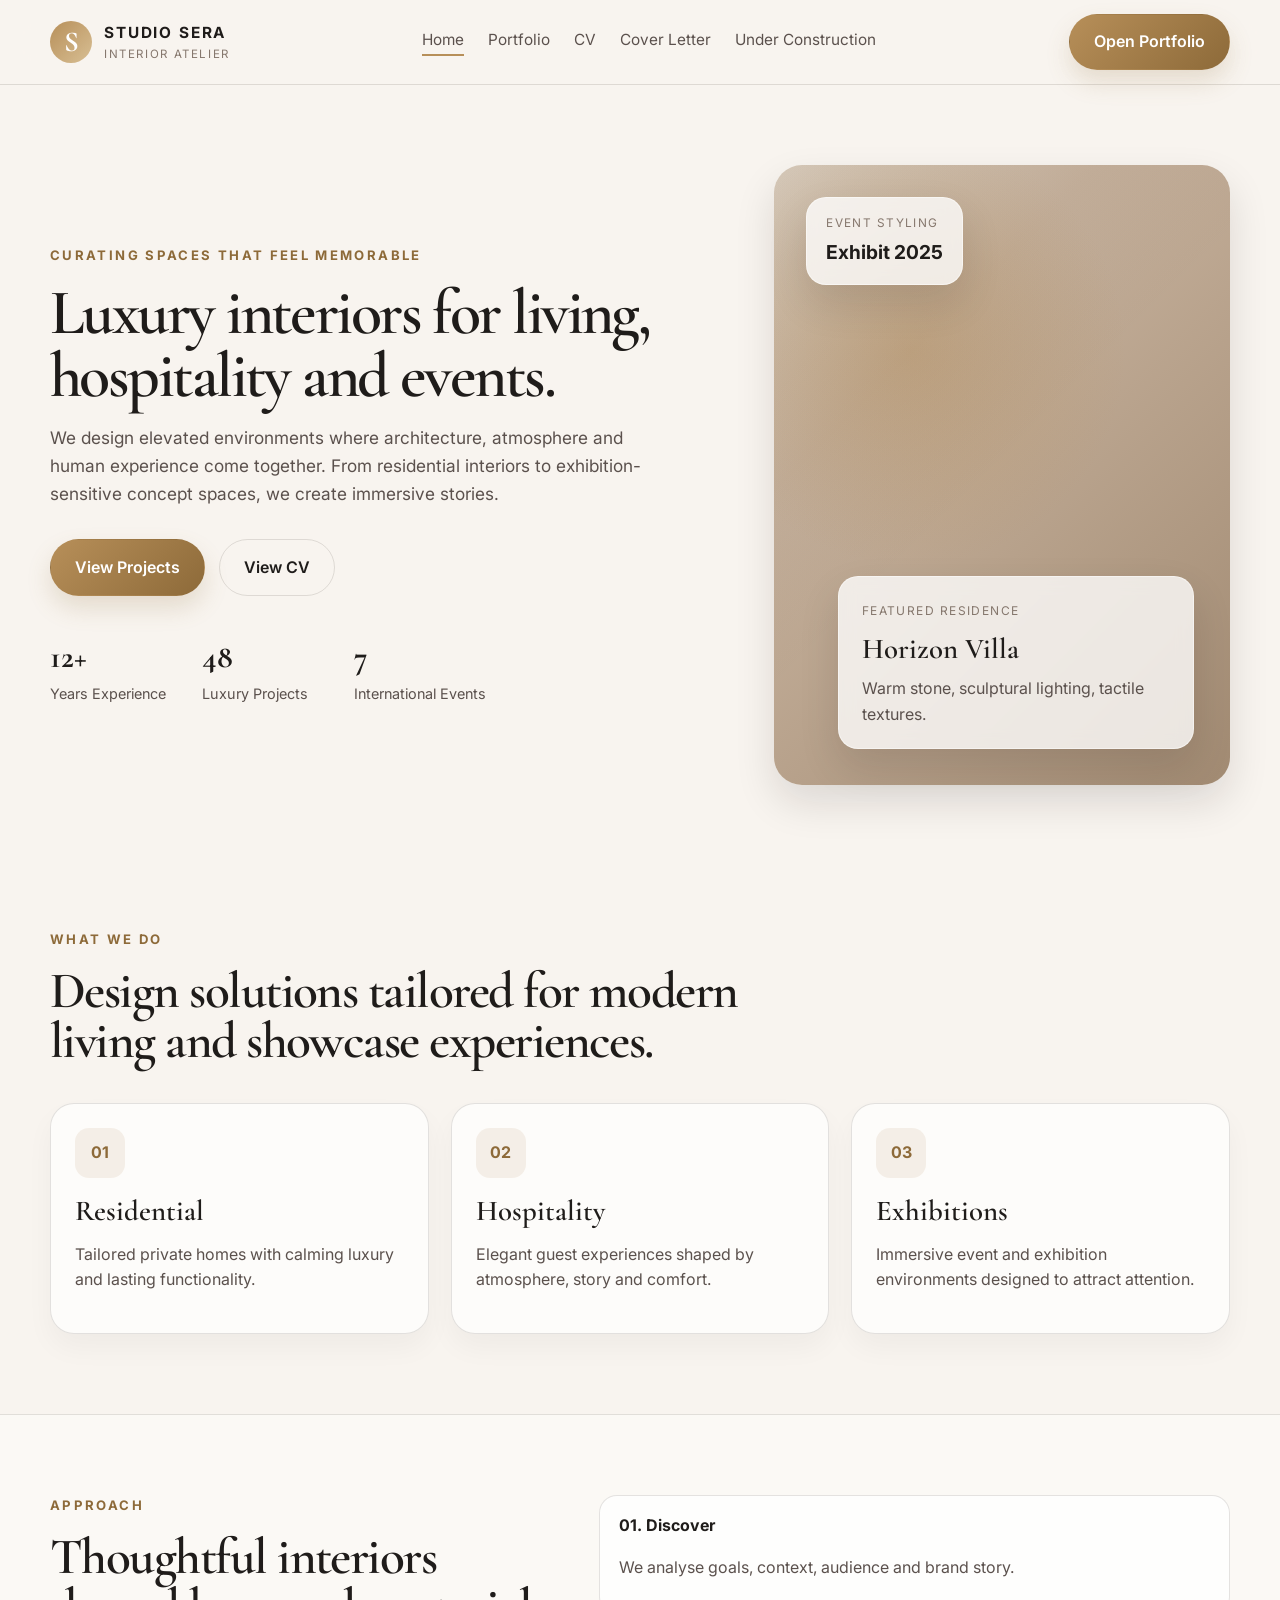
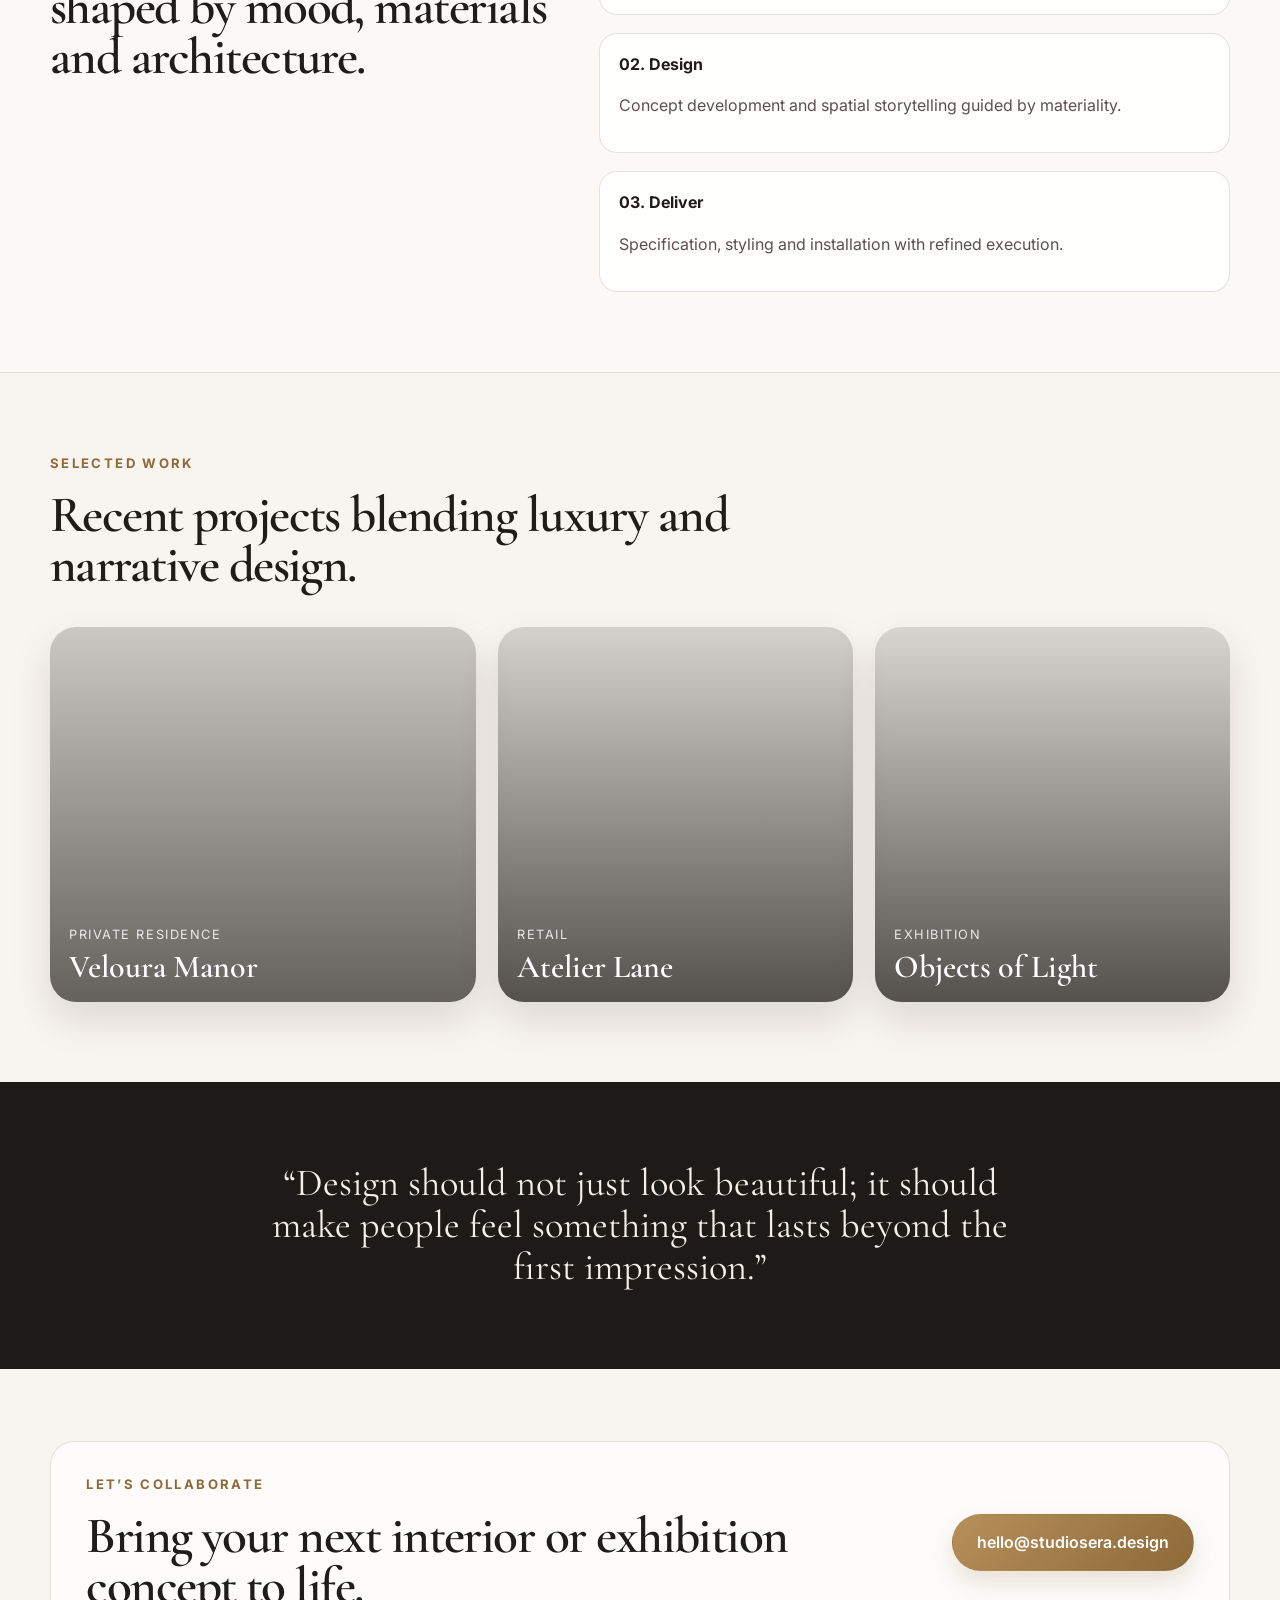
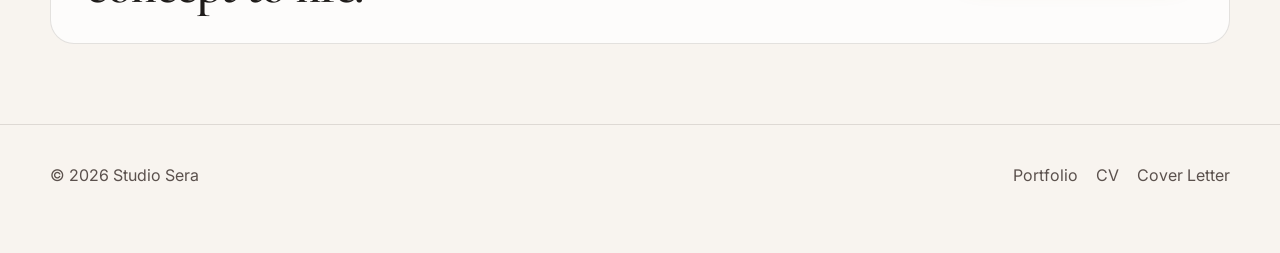
<file: index.html>
<!DOCTYPE html>
<html lang="en">
  <head>
    <meta charset="UTF-8" />
    <meta name="viewport" content="width=device-width, initial-scale=1.0" />
    <title>Studio Sera | Luxury Interior Design</title>
    <meta
      name="description"
      content="Luxury interior design studio specialising in residential, hospitality, retail, and exhibition spaces."
    />
    <link rel="preconnect" href="https://fonts.googleapis.com" />
    <link rel="preconnect" href="https://fonts.gstatic.com" crossorigin />
    <link
      href="https://fonts.googleapis.com/css2?family=Cormorant+Garamond:wght@500;600;700&family=Inter:wght@400;500;600;700&display=swap"
      rel="stylesheet"
    />
    <link rel="stylesheet" href="styles.css" />
  </head>
  <body>
    <header class="topbar">
      <div class="container nav-wrap">
        <a class="brand" href="index.html">
          <span class="brand-mark">S</span>
          <span>
            <strong>Studio Sera</strong>
            <small>Interior Atelier</small>
          </span>
        </a>
        <nav class="nav">
          <a href="index.html" class="active">Home</a>
          <a href="portfolio.html">Portfolio</a>
          <a href="cv.html">CV</a>
          <a href="cover-letter.html">Cover Letter</a>
          <a href="underconstruction.html">Under Construction</a>
        </nav>
        <a class="button button-primary" href="https://sarath-curated-spaces.lovable.app/" target="_blank" rel="noreferrer">Open Portfolio</a>
      </div>
    </header>

    <main>
      <section class="hero">
        <div class="container hero-grid">
          <div class="hero-copy">
            <p class="eyebrow">Curating spaces that feel memorable</p>
            <h1>Luxury interiors for living, hospitality and events.</h1>
            <p class="lead">
              We design elevated environments where architecture, atmosphere and human experience come together.
              From residential interiors to exhibition-sensitive concept spaces, we create immersive stories.
            </p>
            <div class="cta-row">
              <a class="button button-primary" href="portfolio.html">View Projects</a>
              <a class="button button-secondary" href="cv.html">View CV</a>
            </div>
            <ul class="stats">
              <li><strong>12+</strong><span>Years Experience</span></li>
              <li><strong>48</strong><span>Luxury Projects</span></li>
              <li><strong>7</strong><span>International Events</span></li>
            </ul>
          </div>

          <div class="hero-visual" aria-label="Interior design project preview">
            <div class="visual-card card-main">
              <span class="label">Featured Residence</span>
              <h3>Horizon Villa</h3>
              <p>Warm stone, sculptural lighting, tactile textures.</p>
            </div>
            <div class="visual-card card-floating">
              <span>Event Styling</span>
              <strong>Exhibit 2025</strong>
            </div>
          </div>
        </div>
      </section>

      <section class="section">
        <div class="container">
          <div class="section-heading">
            <p class="eyebrow">What we do</p>
            <h2>Design solutions tailored for modern living and showcase experiences.</h2>
          </div>
          <div class="services-grid three-col">
            <article class="card service-card">
              <span class="icon">01</span>
              <h3>Residential</h3>
              <p>Tailored private homes with calming luxury and lasting functionality.</p>
            </article>
            <article class="card service-card">
              <span class="icon">02</span>
              <h3>Hospitality</h3>
              <p>Elegant guest experiences shaped by atmosphere, story and comfort.</p>
            </article>
            <article class="card service-card">
              <span class="icon">03</span>
              <h3>Exhibitions</h3>
              <p>Immersive event and exhibition environments designed to attract attention.</p>
            </article>
          </div>
        </div>
      </section>

      <section class="section alt-section">
        <div class="container split-layout">
          <div>
            <p class="eyebrow">Approach</p>
            <h2>Thoughtful interiors shaped by mood, materials and architecture.</h2>
          </div>
          <div class="process-list">
            <div class="process-item">
              <strong>01. Discover</strong>
              <p>We analyse goals, context, audience and brand story.</p>
            </div>
            <div class="process-item">
              <strong>02. Design</strong>
              <p>Concept development and spatial storytelling guided by materiality.</p>
            </div>
            <div class="process-item">
              <strong>03. Deliver</strong>
              <p>Specification, styling and installation with refined execution.</p>
            </div>
          </div>
        </div>
      </section>

      <section class="section">
        <div class="container">
          <div class="section-heading">
            <p class="eyebrow">Selected work</p>
            <h2>Recent projects blending luxury and narrative design.</h2>
          </div>
          <div class="portfolio-preview-grid">
            <div class="portfolio-preview large">
              <div class="preview-copy">
                <span>Private Residence</span>
                <h3>Veloura Manor</h3>
              </div>
            </div>
            <div class="portfolio-preview medium one">
              <div class="preview-copy">
                <span>Retail</span>
                <h3>Atelier Lane</h3>
              </div>
            </div>
            <div class="portfolio-preview medium two">
              <div class="preview-copy">
                <span>Exhibition</span>
                <h3>Objects of Light</h3>
              </div>
            </div>
          </div>
        </div>
      </section>

      <section class="section dark-quote">
        <div class="container quote-box">
          <p>
            “Design should not just look beautiful; it should make people feel something that lasts beyond the first impression.”
          </p>
        </div>
      </section>

      <section class="section contact-section">
        <div class="container contact-box">
          <div>
            <p class="eyebrow">Let’s collaborate</p>
            <h2>Bring your next interior or exhibition concept to life.</h2>
          </div>
          <a class="button button-primary" href="mailto:hello@studiosera.design">hello@studiosera.design</a>
        </div>
      </section>
    </main>

    <footer class="site-footer">
      <div class="container footer-wrap">
        <p>© <span id="year"></span> Studio Sera</p>
        <div class="footer-links">
          <a href="portfolio.html">Portfolio</a>
          <a href="cv.html">CV</a>
          <a href="cover-letter.html">Cover Letter</a>
        </div>
      </div>
    </footer>

    <script src="script.js"></script>
  </body>
</html>
</file>
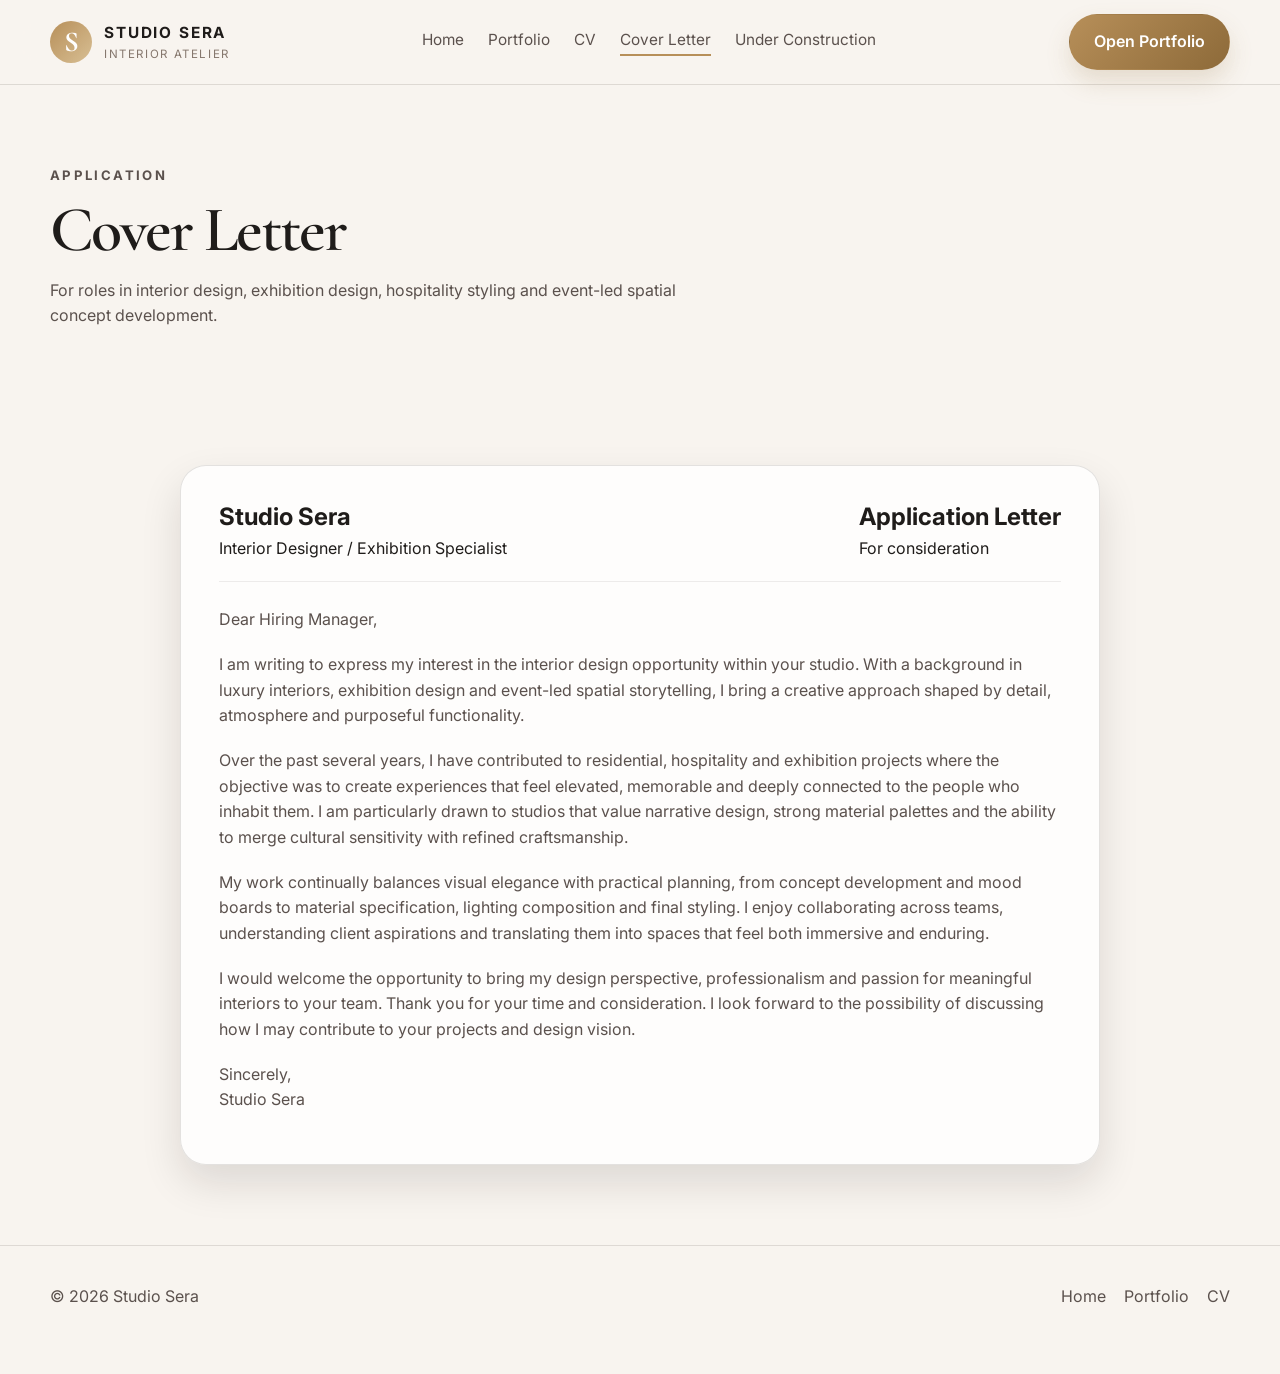
<file: cover-letter.html>
<!DOCTYPE html>
<html lang="en">
  <head>
    <meta charset="UTF-8" />
    <meta name="viewport" content="width=device-width, initial-scale=1.0" />
    <title>Cover Letter | Studio Sera</title>
    <meta name="description" content="Cover letter for interior design and exhibition job applications." />
    <link rel="preconnect" href="https://fonts.googleapis.com" />
    <link rel="preconnect" href="https://fonts.gstatic.com" crossorigin />
    <link href="https://fonts.googleapis.com/css2?family=Cormorant+Garamond:wght@500;600;700&family=Inter:wght@400;500;600;700&display=swap" rel="stylesheet" />
    <link rel="stylesheet" href="styles.css" />
  </head>
  <body>
    <header class="topbar">
      <div class="container nav-wrap">
        <a class="brand" href="index.html">
          <span class="brand-mark">S</span>
          <span>
            <strong>Studio Sera</strong>
            <small>Interior Atelier</small>
          </span>
        </a>
        <nav class="nav">
          <a href="index.html">Home</a>
          <a href="portfolio.html">Portfolio</a>
          <a href="cv.html">CV</a>
          <a href="cover-letter.html" class="active">Cover Letter</a>
          <a href="underconstruction.html">Under Construction</a>
        </nav>
        <a class="button button-primary" href="https://sarath-curated-spaces.lovable.app/" target="_blank" rel="noreferrer">Open Portfolio</a>
      </div>
    </header>

    <main>
      <section class="page-header">
        <div class="container">
          <p class="eyebrow">Application</p>
          <h1>Cover Letter</h1>
          <p>For roles in interior design, exhibition design, hospitality styling and event-led spatial concept development.</p>
        </div>
      </section>

      <section class="section">
        <div class="container cover-letter-shell">
          <div class="cover-header">
            <div>
              <strong>Studio Sera</strong>
              <span>Interior Designer / Exhibition Specialist</span>
            </div>
            <div>
              <strong>Application Letter</strong>
              <span>For consideration</span>
            </div>
          </div>

          <div class="cover-body">
            <p>Dear Hiring Manager,</p>

            <p>
              I am writing to express my interest in the interior design opportunity within your studio. With a background in luxury interiors,
              exhibition design and event-led spatial storytelling, I bring a creative approach shaped by detail, atmosphere and purposeful functionality.
            </p>

            <p>
              Over the past several years, I have contributed to residential, hospitality and exhibition projects where the objective was to create experiences
              that feel elevated, memorable and deeply connected to the people who inhabit them. I am particularly drawn to studios that value narrative design,
              strong material palettes and the ability to merge cultural sensitivity with refined craftsmanship.
            </p>

            <p>
              My work continually balances visual elegance with practical planning, from concept development and mood boards to material specification,
              lighting composition and final styling. I enjoy collaborating across teams, understanding client aspirations and translating them into spaces that feel both immersive and enduring.
            </p>

            <p>
              I would welcome the opportunity to bring my design perspective, professionalism and passion for meaningful interiors to your team. Thank you for your time and consideration.
              I look forward to the possibility of discussing how I may contribute to your projects and design vision.
            </p>

            <p>Sincerely,<br />Studio Sera</p>
          </div>
        </div>
      </section>
    </main>

    <footer class="site-footer">
      <div class="container footer-wrap">
        <p>© <span id="year"></span> Studio Sera</p>
        <div class="footer-links">
          <a href="index.html">Home</a>
          <a href="portfolio.html">Portfolio</a>
          <a href="cv.html">CV</a>
        </div>
      </div>
    </footer>

    <script src="script.js"></script>
  </body>
</html>
</file>
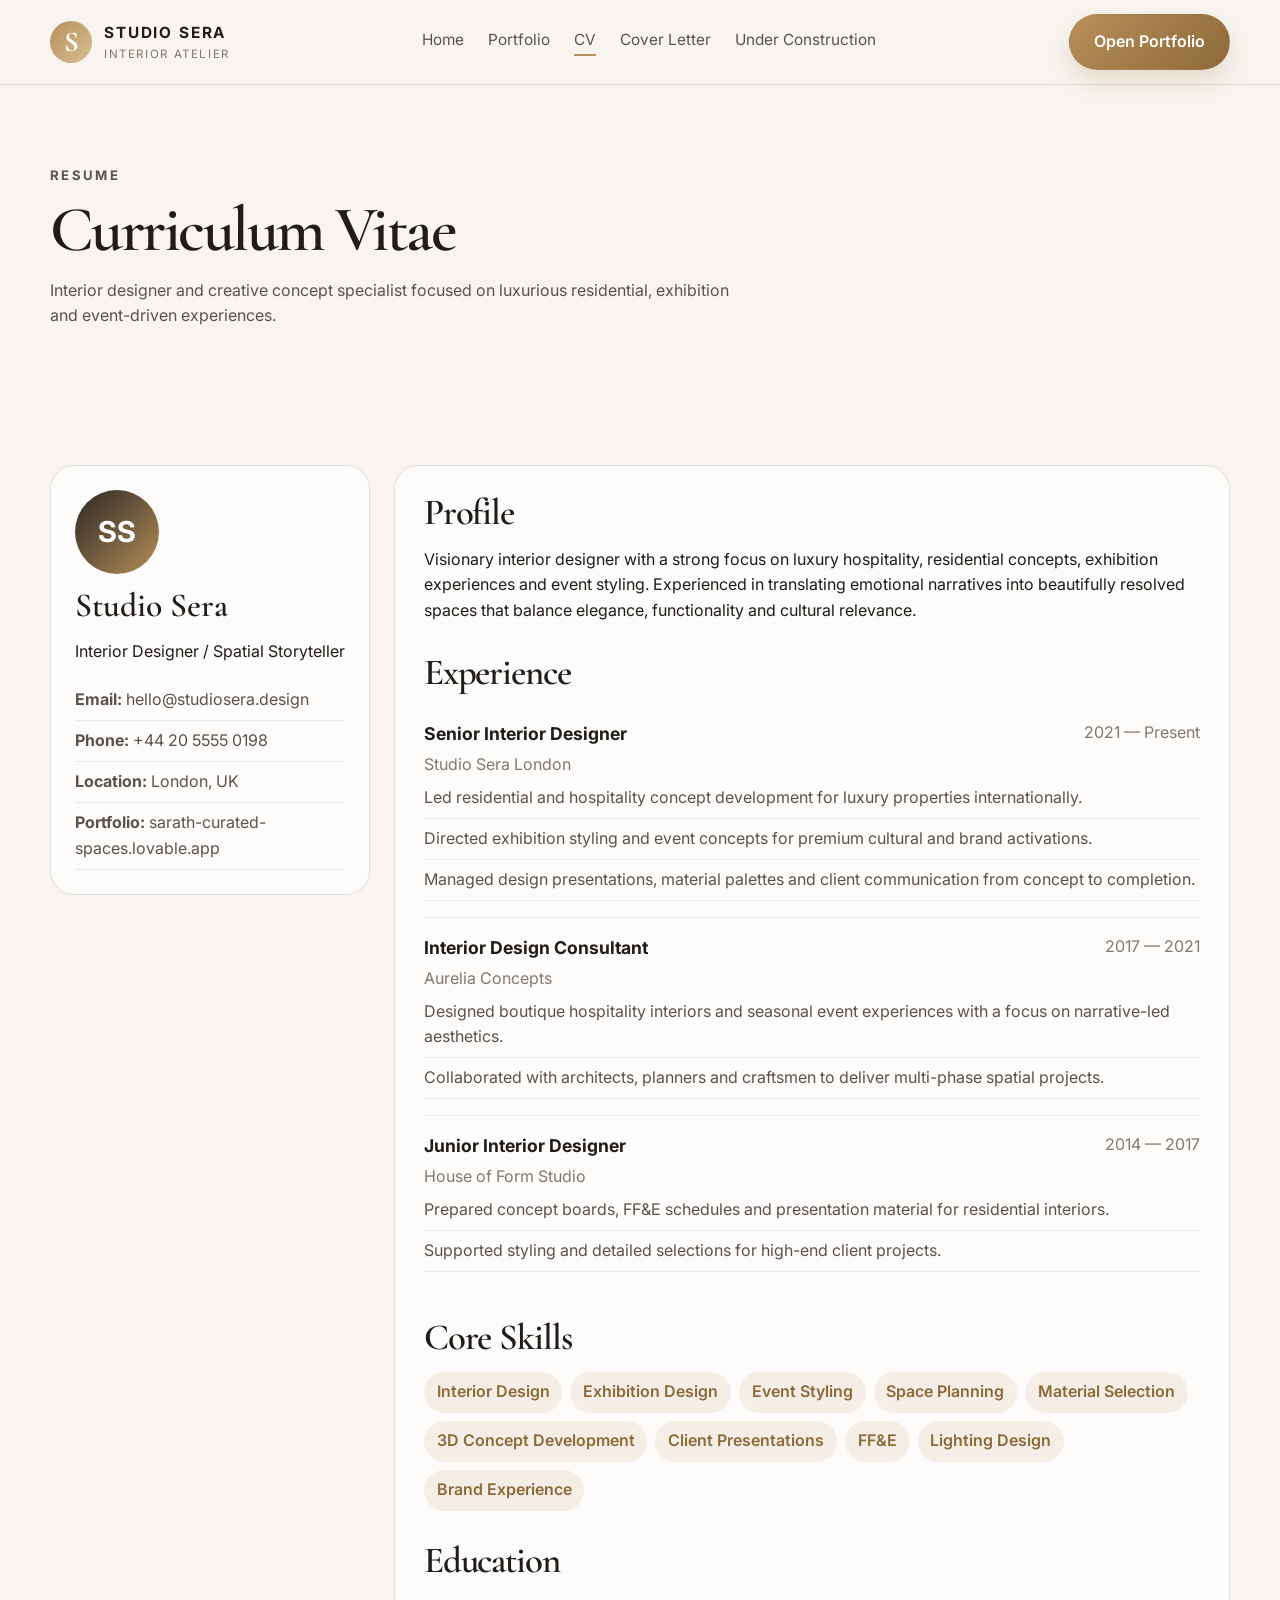
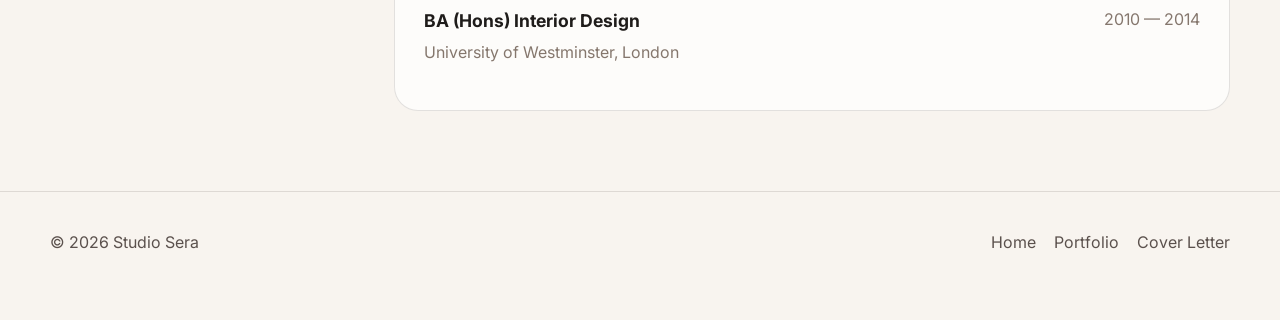
<file: cv.html>
<!DOCTYPE html>
<html lang="en">
  <head>
    <meta charset="UTF-8" />
    <meta name="viewport" content="width=device-width, initial-scale=1.0" />
    <title>CV | Studio Sera</title>
    <meta name="description" content="Curriculum vitae for Studio Sera interior designer and exhibition concept specialist." />
    <link rel="preconnect" href="https://fonts.googleapis.com" />
    <link rel="preconnect" href="https://fonts.gstatic.com" crossorigin />
    <link href="https://fonts.googleapis.com/css2?family=Cormorant+Garamond:wght@500;600;700&family=Inter:wght@400;500;600;700&display=swap" rel="stylesheet" />
    <link rel="stylesheet" href="styles.css" />
  </head>
  <body>
    <header class="topbar">
      <div class="container nav-wrap">
        <a class="brand" href="index.html">
          <span class="brand-mark">S</span>
          <span>
            <strong>Studio Sera</strong>
            <small>Interior Atelier</small>
          </span>
        </a>
        <nav class="nav">
          <a href="index.html">Home</a>
          <a href="portfolio.html">Portfolio</a>
          <a href="cv.html" class="active">CV</a>
          <a href="cover-letter.html">Cover Letter</a>
          <a href="underconstruction.html">Under Construction</a>
        </nav>
        <a class="button button-primary" href="https://sarath-curated-spaces.lovable.app/" target="_blank" rel="noreferrer">Open Portfolio</a>
      </div>
    </header>

    <main>
      <section class="page-header">
        <div class="container">
          <p class="eyebrow">Resume</p>
          <h1>Curriculum Vitae</h1>
          <p>Interior designer and creative concept specialist focused on luxurious residential, exhibition and event-driven experiences.</p>
        </div>
      </section>

      <section class="section">
        <div class="container cv-layout">
          <aside class="sidebar">
            <div class="profile-badge">SS</div>
            <h3>Studio Sera</h3>
            <p>Interior Designer / Spatial Storyteller</p>

            <ul class="meta-list">
              <li><strong>Email:</strong> hello@studiosera.design</li>
              <li><strong>Phone:</strong> +44 20 5555 0198</li>
              <li><strong>Location:</strong> London, UK</li>
              <li><strong>Portfolio:</strong> sarath-curated-spaces.lovable.app</li>
            </ul>
          </aside>

          <div class="content-panel">
            <section>
              <h2>Profile</h2>
              <p>
                Visionary interior designer with a strong focus on luxury hospitality, residential concepts, exhibition experiences and event styling.
                Experienced in translating emotional narratives into beautifully resolved spaces that balance elegance, functionality and cultural relevance.
              </p>
            </section>

            <section>
              <h2>Experience</h2>

              <div class="experience-item">
                <div class="role">
                  <strong>Senior Interior Designer</strong>
                  <span>2021 — Present</span>
                </div>
                <div class="company">Studio Sera London</div>
                <ul class="detail-list">
                  <li>Led residential and hospitality concept development for luxury properties internationally.</li>
                  <li>Directed exhibition styling and event concepts for premium cultural and brand activations.</li>
                  <li>Managed design presentations, material palettes and client communication from concept to completion.</li>
                </ul>
              </div>

              <div class="experience-item">
                <div class="role">
                  <strong>Interior Design Consultant</strong>
                  <span>2017 — 2021</span>
                </div>
                <div class="company">Aurelia Concepts</div>
                <ul class="detail-list">
                  <li>Designed boutique hospitality interiors and seasonal event experiences with a focus on narrative-led aesthetics.</li>
                  <li>Collaborated with architects, planners and craftsmen to deliver multi-phase spatial projects.</li>
                </ul>
              </div>

              <div class="experience-item">
                <div class="role">
                  <strong>Junior Interior Designer</strong>
                  <span>2014 — 2017</span>
                </div>
                <div class="company">House of Form Studio</div>
                <ul class="detail-list">
                  <li>Prepared concept boards, FF&E schedules and presentation material for residential interiors.</li>
                  <li>Supported styling and detailed selections for high-end client projects.</li>
                </ul>
              </div>
            </section>

            <section>
              <h2>Core Skills</h2>
              <div class="skills">
                <span>Interior Design</span>
                <span>Exhibition Design</span>
                <span>Event Styling</span>
                <span>Space Planning</span>
                <span>Material Selection</span>
                <span>3D Concept Development</span>
                <span>Client Presentations</span>
                <span>FF&E</span>
                <span>Lighting Design</span>
                <span>Brand Experience</span>
              </div>
            </section>

            <section>
              <h2>Education</h2>
              <div class="experience-item">
                <div class="role">
                  <strong>BA (Hons) Interior Design</strong>
                  <span>2010 — 2014</span>
                </div>
                <div class="company">University of Westminster, London</div>
              </div>
            </section>
          </div>
        </div>
      </section>
    </main>

    <footer class="site-footer">
      <div class="container footer-wrap">
        <p>© <span id="year"></span> Studio Sera</p>
        <div class="footer-links">
          <a href="index.html">Home</a>
          <a href="portfolio.html">Portfolio</a>
          <a href="cover-letter.html">Cover Letter</a>
        </div>
      </div>
    </footer>

    <script src="script.js"></script>
  </body>
</html>
</file>
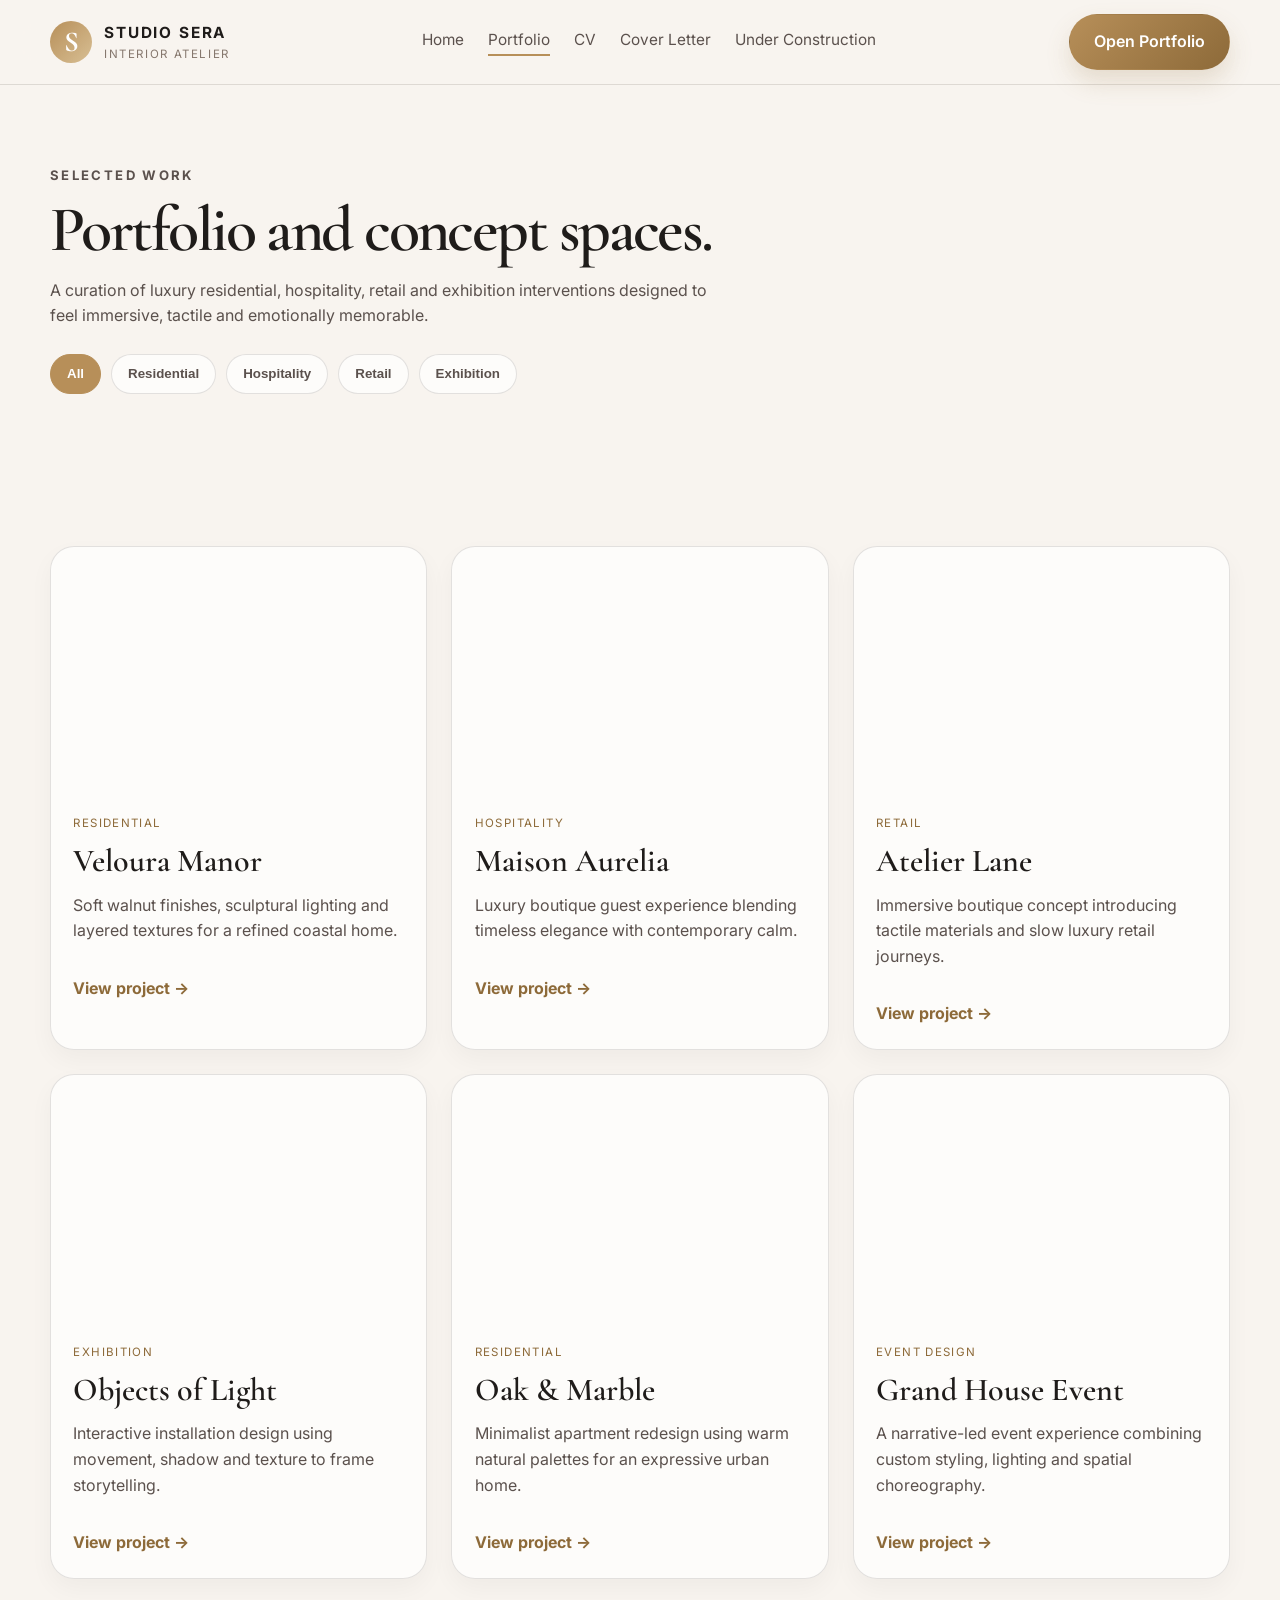
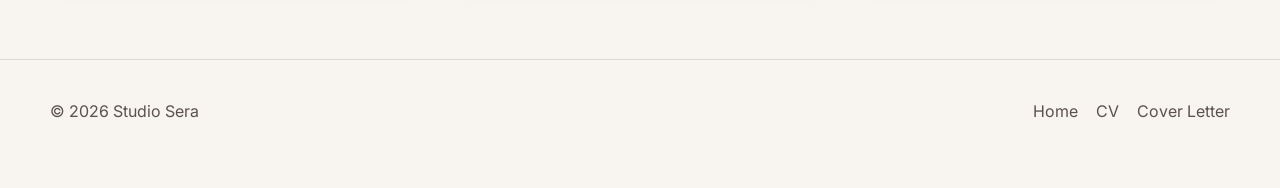
<file: portfolio.html>
<!DOCTYPE html>
<html lang="en">
  <head>
    <meta charset="UTF-8" />
    <meta name="viewport" content="width=device-width, initial-scale=1.0" />
    <title>Portfolio | Studio Sera</title>
    <meta name="description" content="Portfolio overview for Studio Sera interior design and exhibition projects." />
    <link rel="preconnect" href="https://fonts.googleapis.com" />
    <link rel="preconnect" href="https://fonts.gstatic.com" crossorigin />
    <link href="https://fonts.googleapis.com/css2?family=Cormorant+Garamond:wght@500;600;700&family=Inter:wght@400;500;600;700&display=swap" rel="stylesheet" />
    <link rel="stylesheet" href="styles.css" />
  </head>
  <body>
    <header class="topbar">
      <div class="container nav-wrap">
        <a class="brand" href="index.html">
          <span class="brand-mark">S</span>
          <span>
            <strong>Studio Sera</strong>
            <small>Interior Atelier</small>
          </span>
        </a>
        <nav class="nav">
          <a href="index.html">Home</a>
          <a href="portfolio.html" class="active">Portfolio</a>
          <a href="cv.html">CV</a>
          <a href="cover-letter.html">Cover Letter</a>
          <a href="underconstruction.html">Under Construction</a>
        </nav>
        <a class="button button-primary" href="https://sarath-curated-spaces.lovable.app/" target="_blank" rel="noreferrer">Open Portfolio</a>
      </div>
    </header>

    <main>
      <section class="page-header">
        <div class="container">
          <p class="eyebrow">Selected work</p>
          <h1>Portfolio and concept spaces.</h1>
          <p>
            A curation of luxury residential, hospitality, retail and exhibition interventions designed to feel immersive,
            tactile and emotionally memorable.
          </p>

          <div class="filter-bar" aria-label="Portfolio filters">
            <button class="active" data-filter="all">All</button>
            <button data-filter="residential">Residential</button>
            <button data-filter="hospitality">Hospitality</button>
            <button data-filter="retail">Retail</button>
            <button data-filter="exhibition">Exhibition</button>
          </div>
        </div>
      </section>

      <section class="section">
        <div class="container project-grid">
          <article class="project-card" data-category="residential">
            <div class="project-visual"></div>
            <div class="project-body">
              <span class="tag">Residential</span>
              <h3>Veloura Manor</h3>
              <p>Soft walnut finishes, sculptural lighting and layered textures for a refined coastal home.</p>
              <a class="button-link" href="https://sarath-curated-spaces.lovable.app/" target="_blank" rel="noreferrer">View project →</a>
            </div>
          </article>

          <article class="project-card" data-category="hospitality">
            <div class="project-visual"></div>
            <div class="project-body">
              <span class="tag">Hospitality</span>
              <h3>Maison Aurelia</h3>
              <p>Luxury boutique guest experience blending timeless elegance with contemporary calm.</p>
              <a class="button-link" href="https://sarath-curated-spaces.lovable.app/" target="_blank" rel="noreferrer">View project →</a>
            </div>
          </article>

          <article class="project-card" data-category="retail">
            <div class="project-visual"></div>
            <div class="project-body">
              <span class="tag">Retail</span>
              <h3>Atelier Lane</h3>
              <p>Immersive boutique concept introducing tactile materials and slow luxury retail journeys.</p>
              <a class="button-link" href="https://sarath-curated-spaces.lovable.app/" target="_blank" rel="noreferrer">View project →</a>
            </div>
          </article>

          <article class="project-card" data-category="exhibition">
            <div class="project-visual"></div>
            <div class="project-body">
              <span class="tag">Exhibition</span>
              <h3>Objects of Light</h3>
              <p>Interactive installation design using movement, shadow and texture to frame storytelling.</p>
              <a class="button-link" href="https://sarath-curated-spaces.lovable.app/" target="_blank" rel="noreferrer">View project →</a>
            </div>
          </article>

          <article class="project-card" data-category="residential">
            <div class="project-visual"></div>
            <div class="project-body">
              <span class="tag">Residential</span>
              <h3>Oak & Marble</h3>
              <p>Minimalist apartment redesign using warm natural palettes for an expressive urban home.</p>
              <a class="button-link" href="https://sarath-curated-spaces.lovable.app/" target="_blank" rel="noreferrer">View project →</a>
            </div>
          </article>

          <article class="project-card" data-category="exhibition">
            <div class="project-visual"></div>
            <div class="project-body">
              <span class="tag">Event Design</span>
              <h3>Grand House Event</h3>
              <p>A narrative-led event experience combining custom styling, lighting and spatial choreography.</p>
              <a class="button-link" href="https://sarath-curated-spaces.lovable.app/" target="_blank" rel="noreferrer">View project →</a>
            </div>
          </article>
        </div>
      </section>
    </main>

    <footer class="site-footer">
      <div class="container footer-wrap">
        <p>© <span id="year"></span> Studio Sera</p>
        <div class="footer-links">
          <a href="index.html">Home</a>
          <a href="cv.html">CV</a>
          <a href="cover-letter.html">Cover Letter</a>
        </div>
      </div>
    </footer>

    <script src="script.js"></script>
  </body>
</html>
</file>
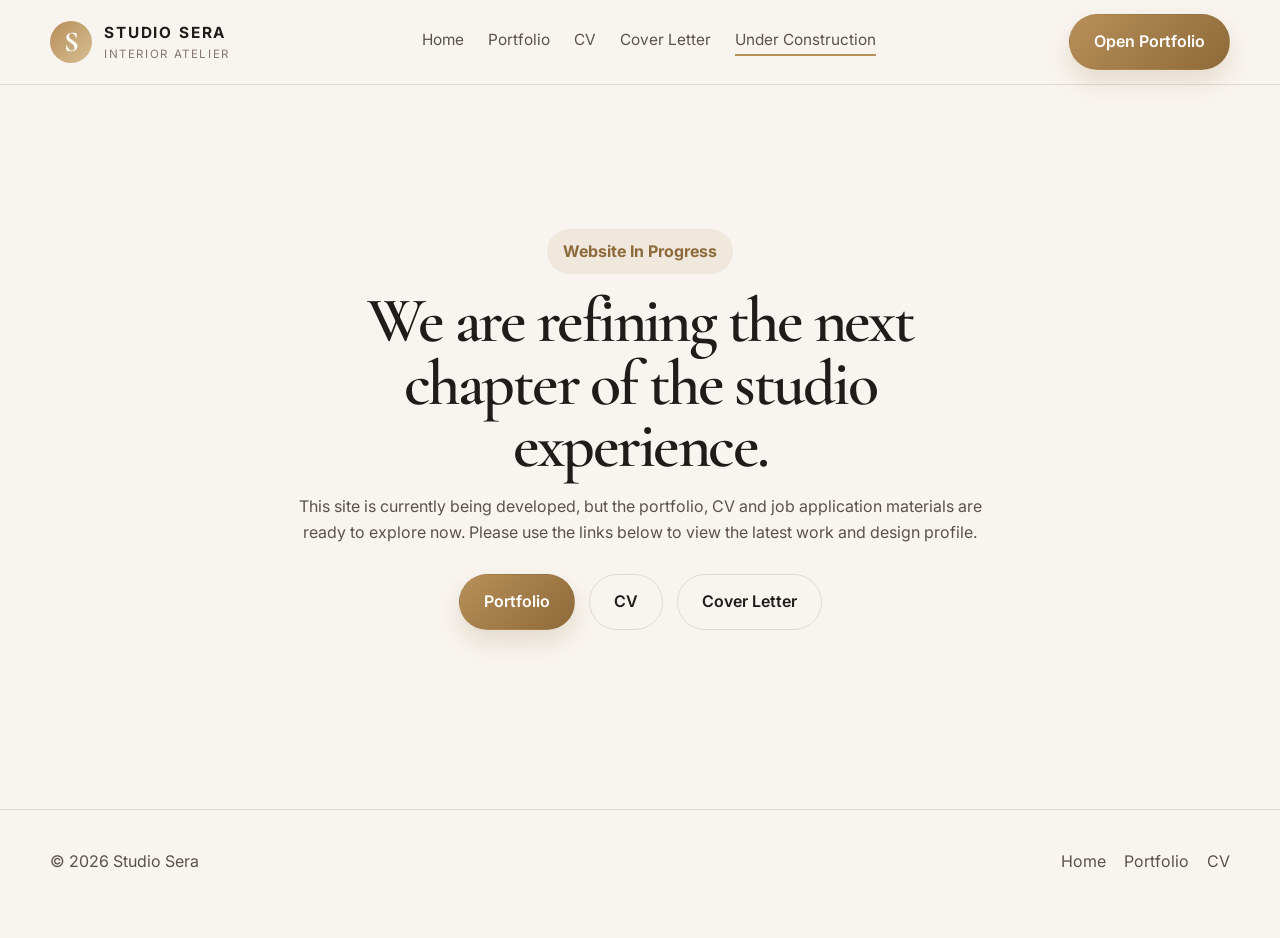
<file: underconstruction.html>
<!DOCTYPE html>
<html lang="en">
  <head>
    <meta charset="UTF-8" />
    <meta name="viewport" content="width=device-width, initial-scale=1.0" />
    <title>Under Construction | Studio Sera</title>
    <meta name="description" content="Under construction page for Studio Sera interior design studio website." />
    <link rel="preconnect" href="https://fonts.googleapis.com" />
    <link rel="preconnect" href="https://fonts.gstatic.com" crossorigin />
    <link href="https://fonts.googleapis.com/css2?family=Cormorant+Garamond:wght@500;600;700&family=Inter:wght@400;500;600;700&display=swap" rel="stylesheet" />
    <link rel="stylesheet" href="styles.css" />
  </head>
  <body>
    <header class="topbar">
      <div class="container nav-wrap">
        <a class="brand" href="index.html">
          <span class="brand-mark">S</span>
          <span>
            <strong>Studio Sera</strong>
            <small>Interior Atelier</small>
          </span>
        </a>
        <nav class="nav">
          <a href="index.html">Home</a>
          <a href="portfolio.html">Portfolio</a>
          <a href="cv.html">CV</a>
          <a href="cover-letter.html">Cover Letter</a>
          <a href="underconstruction.html" class="active">Under Construction</a>
        </nav>
        <a class="button button-primary" href="https://sarath-curated-spaces.lovable.app/" target="_blank" rel="noreferrer">Open Portfolio</a>
      </div>
    </header>

    <main>
      <section class="section">
        <div class="container under-box">
          <span class="tag">Website In Progress</span>
          <h1>We are refining the next chapter of the studio experience.</h1>
          <p>
            This site is currently being developed, but the portfolio, CV and job application materials are ready to explore now.
            Please use the links below to view the latest work and design profile.
          </p>
          <div class="cta-row" style="justify-content:center; margin-top: 1.8rem;">
            <a class="button button-primary" href="portfolio.html">Portfolio</a>
            <a class="button button-secondary" href="cv.html">CV</a>
            <a class="button button-secondary" href="cover-letter.html">Cover Letter</a>
          </div>
        </div>
      </section>
    </main>

    <footer class="site-footer">
      <div class="container footer-wrap">
        <p>© <span id="year"></span> Studio Sera</p>
        <div class="footer-links">
          <a href="index.html">Home</a>
          <a href="portfolio.html">Portfolio</a>
          <a href="cv.html">CV</a>
        </div>
      </div>
    </footer>

    <script src="script.js"></script>
  </body>
</html>
</file>
<file: styles.css>
* {
  box-sizing: border-box;
}

:root {
  --bg: #f8f4ef;
  --bg-alt: #efe6dc;
  --surface: rgba(255, 255, 255, 0.7);
  --surface-strong: #fffdf9;
  --text: #1f1c1a;
  --text-soft: #5b514d;
  --muted: #85776d;
  --border: rgba(35, 26, 22, 0.12);
  --accent: #b78f59;
  --accent-dark: #8d6a39;
  --shadow: 0 18px 40px rgba(26, 19, 15, 0.12);
}

html {
  scroll-behavior: smooth;
}

body {
  margin: 0;
  font-family: "Inter", sans-serif;
  background: var(--bg);
  color: var(--text);
  line-height: 1.6;
}

a {
  color: inherit;
  text-decoration: none;
}

img {
  max-width: 100%;
  display: block;
}

.container {
  width: min(1180px, calc(100% - 32px));
  margin: 0 auto;
}

.topbar {
  position: sticky;
  top: 0;
  z-index: 20;
  background: rgba(248, 244, 239, 0.85);
  backdrop-filter: blur(18px);
  border-bottom: 1px solid var(--border);
}

.nav-wrap {
  display: flex;
  align-items: center;
  justify-content: space-between;
  min-height: 84px;
  gap: 20px;
}

.brand {
  display: flex;
  align-items: center;
  gap: 12px;
}

.brand strong {
  display: block;
  font-size: 0.96rem;
  letter-spacing: 0.12em;
  text-transform: uppercase;
}

.brand small {
  display: block;
  color: var(--muted);
  font-size: 0.72rem;
  letter-spacing: 0.14em;
  text-transform: uppercase;
}

.brand-mark {
  display: inline-flex;
  align-items: center;
  justify-content: center;
  width: 42px;
  height: 42px;
  border-radius: 50%;
  background: linear-gradient(135deg, var(--accent) 0%, #d8bf94 100%);
  color: #fff;
  font-family: "Cormorant Garamond", serif;
  font-size: 1.8rem;
  font-weight: 700;
}

.nav {
  display: flex;
  align-items: center;
  gap: 24px;
  color: var(--text-soft);
  font-size: 0.96rem;
}

.nav a {
  position: relative;
  padding-bottom: 4px;
}

.nav a.active::after,
.nav a:hover::after {
  content: "";
  position: absolute;
  left: 0;
  bottom: 0;
  width: 100%;
  height: 2px;
  background: var(--accent);
}

.button {
  display: inline-flex;
  align-items: center;
  justify-content: center;
  border-radius: 999px;
  border: 1px solid transparent;
  padding: 0.9rem 1.5rem;
  font-weight: 600;
  transition: transform 0.25s ease, box-shadow 0.25s ease;
}

.button:hover {
  transform: translateY(-2px);
}

.button-primary {
  background: linear-gradient(135deg, var(--accent) 0%, var(--accent-dark) 100%);
  color: #fff;
  box-shadow: 0 12px 25px rgba(150, 119, 72, 0.2);
}

.button-secondary {
  background: transparent;
  border-color: var(--border);
  color: var(--text);
}

.hero {
  padding: 5rem 0 4rem;
}

.hero-grid {
  display: grid;
  grid-template-columns: 1.2fr 0.8fr;
  align-items: center;
  gap: 40px;
}

.eyebrow {
  margin: 0 0 1rem;
  color: var(--accent-dark);
  font-size: 0.82rem;
  font-weight: 700;
  letter-spacing: 0.18em;
  text-transform: uppercase;
}

h1, h2, h3 {
  margin: 0;
  font-family: "Cormorant Garamond", serif;
  font-weight: 600;
  line-height: 0.98;
}

h1 {
  font-size: clamp(3rem, 5vw, 5.2rem);
  letter-spacing: -0.04em;
  margin-bottom: 1rem;
}

h2 {
  font-size: clamp(2.4rem, 4vw, 3.6rem);
  letter-spacing: -0.03em;
}

h3 {
  font-size: clamp(1.8rem, 2vw, 2.5rem);
}

.lead {
  max-width: 620px;
  color: var(--text-soft);
  font-size: 1.08rem;
  margin-bottom: 2rem;
}

.cta-row {
  display: flex;
  flex-wrap: wrap;
  gap: 14px;
  margin-bottom: 2.2rem;
}

.stats {
  list-style: none;
  display: flex;
  flex-wrap: wrap;
  gap: 2rem;
  padding: 0;
  margin: 0;
}

.stats li {
  min-width: 120px;
}

.stats strong {
  display: block;
  font-size: 2rem;
  font-family: "Cormorant Garamond", serif;
  color: var(--text);
}

.stats span {
  display: block;
  color: var(--text-soft);
  font-size: 0.9rem;
}

.hero-visual {
  position: relative;
  min-height: 620px;
  padding: 1rem;
  background:
    linear-gradient(135deg, rgba(32, 28, 25, 0.08), rgba(255, 255, 255, 0) 50%),
    radial-gradient(circle at 30% 30%, rgba(183, 143, 89, 0.4), rgba(183, 143, 89, 0) 40%),
    linear-gradient(135deg, #e3d5c4, #c6b19c 30%, #a18a72 100%);
  border-radius: 28px;
  box-shadow: var(--shadow);
}

.visual-card {
  position: absolute;
  background: rgba(255, 255, 255, 0.78);
  backdrop-filter: blur(8px);
  border: 1px solid rgba(255, 255, 255, 0.45);
  border-radius: 20px;
  box-shadow: var(--shadow);
}

.card-main {
  right: 36px;
  bottom: 36px;
  width: min(78%, 360px);
  padding: 1.3rem 1.4rem;
}

.card-main .label {
  display: inline-block;
  font-size: 0.75rem;
  letter-spacing: 0.12em;
  text-transform: uppercase;
  color: var(--muted);
  margin-bottom: 0.9rem;
}

.card-main p {
  margin: 0.8rem 0 0;
  color: var(--text-soft);
}

.card-floating {
  left: 32px;
  top: 32px;
  padding: 1rem 1.2rem;
}

.card-floating span,
.card-floating strong {
  display: block;
}

.card-floating span {
  color: var(--muted);
  font-size: 0.74rem;
  letter-spacing: 0.12em;
  text-transform: uppercase;
}

.card-floating strong {
  margin-top: 0.25rem;
  font-size: 1.2rem;
}

.section {
  padding: 5rem 0;
}

.alt-section {
  background: rgba(255, 255, 255, 0.38);
  border-top: 1px solid var(--border);
  border-bottom: 1px solid var(--border);
}

.section-heading {
  max-width: 700px;
  margin-bottom: 2.3rem;
}

.services-grid,
.portfolio-preview-grid,
.metric-grid,
.page-grid {
  display: grid;
  gap: 22px;
}

.three-col {
  grid-template-columns: repeat(3, minmax(0, 1fr));
}

.card {
  background: rgba(255,255,255,0.68);
  border: 1px solid var(--border);
  border-radius: 24px;
  padding: 1.5rem;
  box-shadow: 0 14px 28px rgba(20, 16, 14, 0.04);
}

.service-card .icon {
  display: inline-flex;
  align-items: center;
  justify-content: center;
  width: 50px;
  height: 50px;
  border-radius: 14px;
  background: rgba(183, 143, 89, 0.12);
  color: var(--accent-dark);
  font-weight: 700;
  margin-bottom: 1.2rem;
}

.service-card p,
.process-item p,
.project-body p,
.detail-list li,
.meta-list li,
.info-box p,
.card-copy p {
  color: var(--text-soft);
}

.split-layout {
  display: grid;
  grid-template-columns: 0.9fr 1.1fr;
  gap: 32px;
  align-items: start;
}

.process-list {
  display: grid;
  gap: 18px;
}

.process-item {
  padding: 1.1rem 1.2rem;
  background: rgba(255,255,255,0.78);
  border-radius: 18px;
  border: 1px solid var(--border);
}

.portfolio-preview-grid {
  grid-template-columns: 1.2fr 1fr 1fr;
}

.portfolio-preview {
  position: relative;
  min-height: 375px;
  padding: 1.2rem;
  border-radius: 26px;
  overflow: hidden;
  display: flex;
  align-items: end;
  background-size: cover;
  background-position: center;
  box-shadow: var(--shadow);
}

.portfolio-preview.large {
  background-image: linear-gradient(rgba(22, 18, 15, 0.2), rgba(22, 18, 15, 0.65)), url('https://images.unsplash.com/photo-1505693416388-ac5ce068fe85?auto=format&fit=crop&w=1200&q=80');
}

.portfolio-preview.medium.one {
  background-image: linear-gradient(rgba(22,18,15,0.16), rgba(22,18,15,0.72)), url('https://images.unsplash.com/photo-1494526585095-c41746248156?auto=format&fit=crop&w=900&q=80');
}

.portfolio-preview.medium.two {
  background-image: linear-gradient(rgba(22,18,15,0.14), rgba(22,18,15,0.72)), url('https://images.unsplash.com/photo-1524758631624-e2822e304c36?auto=format&fit=crop&w=900&q=80');
}

.preview-copy {
  color: #fff;
}

.preview-copy span {
  display: block;
  font-size: 0.8rem;
  letter-spacing: 0.12em;
  text-transform: uppercase;
  opacity: 0.85;
}

.preview-copy h3 {
  margin-top: 0.4rem;
  font-size: 2rem;
}

.dark-quote {
  background: #1d1a18;
  color: #f6efe9;
}

.quote-box {
  display: flex;
  justify-content: center;
  align-items: center;
  text-align: center;
}

.quote-box p {
  margin: 0;
  max-width: 800px;
  font-size: clamp(1.5rem, 3vw, 2.5rem);
  font-family: "Cormorant Garamond", serif;
  line-height: 1.1;
}

.contact-section {
  padding-top: 4.5rem;
}

.contact-box {
  display: flex;
  justify-content: space-between;
  align-items: center;
  gap: 20px;
  padding: 2rem 2.2rem;
  background: rgba(255,255,255,0.72);
  border: 1px solid var(--border);
  border-radius: 24px;
}

.site-footer {
  padding: 1.4rem 0 3rem;
  border-top: 1px solid var(--border);
}

.footer-wrap {
  display: flex;
  justify-content: space-between;
  align-items: center;
  gap: 18px;
  color: var(--text-soft);
}

.footer-links {
  display: flex;
  gap: 18px;
}

.page-header {
  padding: 5rem 0 2.5rem;
}

.page-header .eyebrow {
  margin-bottom: 0.8rem;
}

.page-header h1 {
  margin-bottom: 0.75rem;
}

.page-header p {
  color: var(--text-soft);
  max-width: 680px;
}

.filter-bar {
  display: flex;
  flex-wrap: wrap;
  gap: 10px;
  margin: 1.6rem 0 2rem;
}

.filter-bar button {
  background: rgba(255,255,255,0.7);
  border: 1px solid var(--border);
  padding: 0.7rem 1rem;
  border-radius: 999px;
  font-weight: 600;
  color: var(--text-soft);
  cursor: pointer;
  transition: all 0.25s ease;
}

.filter-bar button.active,
.filter-bar button:hover {
  background: var(--accent);
  border-color: var(--accent);
  color: #fff;
}

.project-grid {
  display: grid;
  grid-template-columns: repeat(3, minmax(0, 1fr));
  gap: 24px;
}

.project-card {
  background: rgba(255,255,255,0.7);
  border: 1px solid var(--border);
  border-radius: 24px;
  overflow: hidden;
  box-shadow: 0 10px 24px rgba(24,18,16,.04);
}

.project-visual {
  min-height: 240px;
  background-size: cover;
  background-position: center;
}

.project-card:nth-child(1) .project-visual { background-image: url('https://images.unsplash.com/photo-1505693416388-ac5ce068fe85?auto=format&fit=crop&w=900&q=80'); }
.project-card:nth-child(2) .project-visual { background-image: url('https://images.unsplash.com/photo-1494526585095-c41746248156?auto=format&fit=crop&w=900&q=80'); }
.project-card:nth-child(3) .project-visual { background-image: url('https://images.unsplash.com/photo-1484154218962-a197022b5858?auto=format&fit=crop&w=900&q=80'); }
.project-card:nth-child(4) .project-visual { background-image: url('https://images.unsplash.com/photo-1524758631624-e2822e304c36?auto=format&fit=crop&w=900&q=80'); }
.project-card:nth-child(5) .project-visual { background-image: url('https://images.unsplash.com/photo-1513694203232-719a280e022f?auto=format&fit=crop&w=900&q=80'); }
.project-card:nth-child(6) .project-visual { background-image: url('https://images.unsplash.com/photo-1505693416388-ac5ce068fe85?auto=format&fit=crop&w=900&q=80'); }

.project-body {
  padding: 1.4rem;
}

.project-body .tag {
  display: inline-block;
  margin-bottom: 0.8rem;
  font-size: 0.72rem;
  letter-spacing: 0.12em;
  text-transform: uppercase;
  color: var(--accent-dark);
}

.project-body h3 {
  font-size: 2rem;
  margin-bottom: 0.6rem;
}

.button-link {
  display: inline-flex;
  margin-top: 1rem;
  color: var(--accent-dark);
  font-weight: 700;
}

.cv-layout {
  display: grid;
  grid-template-columns: 320px 1fr;
  gap: 24px;
  align-items: start;
}

.sidebar {
  position: sticky;
  top: 100px;
  background: rgba(255,255,255,0.7);
  border: 1px solid var(--border);
  border-radius: 24px;
  padding: 1.5rem;
}

.profile-badge {
  width: 84px;
  height: 84px;
  background: linear-gradient(135deg, #2a2624, #b78f59);
  border-radius: 50%;
  display: grid;
  place-items: center;
  color: #fff;
  font-weight: 700;
  font-size: 1.8rem;
  margin-bottom: 1rem;
}

.sidebar h3 {
  font-size: 2.1rem;
  margin-bottom: 0.4rem;
}

.meta-list,
.detail-list,
.info-box ul {
  list-style: none;
  padding: 0;
  margin: 0;
}

.meta-list li,
.detail-list li {
  padding: 0.45rem 0;
  border-bottom: 1px solid rgba(38,31,28,0.08);
}

.content-panel {
  background: rgba(255,255,255,0.7);
  border: 1px solid var(--border);
  border-radius: 24px;
  padding: 1.8rem;
}

.content-panel section + section {
  margin-top: 2rem;
}

.content-panel h2 {
  font-size: 2.3rem;
  margin-bottom: 0.8rem;
}

.experience-item {
  padding: 1rem 0;
  border-bottom: 1px solid rgba(38,31,28,0.08);
}

.experience-item:last-child {
  border-bottom: 0;
}

.experience-item .role {
  display: flex;
  justify-content: space-between;
  gap: 16px;
  margin-bottom: 0.25rem;
}

.experience-item .role strong {
  font-size: 1.1rem;
}

.experience-item .role span,
.experience-item .company {
  color: var(--muted);
}

.skills {
  display: flex;
  flex-wrap: wrap;
  gap: 8px;
  margin-top: 1rem;
}

.skills span {
  display: inline-flex;
  padding: 0.48rem 0.8rem;
  border-radius: 999px;
  background: rgba(183,143,89,0.12);
  color: var(--accent-dark);
  font-weight: 600;
}

.cover-letter-shell {
  max-width: 920px;
  margin: 0 auto;
  background: rgba(255,255,255,0.8);
  border: 1px solid var(--border);
  border-radius: 26px;
  padding: 2rem 2.4rem;
  box-shadow: var(--shadow);
}

.cover-header {
  display: flex;
  justify-content: space-between;
  gap: 18px;
  padding-bottom: 1.2rem;
  border-bottom: 1px solid rgba(38,31,28,0.08);
  margin-bottom: 1.6rem;
}

.cover-header strong {
  display: block;
  font-size: 1.5rem;
}

.cover-body {
  color: var(--text-soft);
}

.cover-body p {
  margin-bottom: 1.2rem;
}

.under-box {
  max-width: 760px;
  margin: 0 auto;
  text-align: center;
  padding: 4rem 1.5rem;
}

.under-box .tag {
  display: inline-block;
  margin-bottom: 1rem;
  padding: 0.6rem 1rem;
  border-radius: 999px;
  background: rgba(183,143,89,0.12);
  color: var(--accent-dark);
  font-weight: 700;
}

.under-box h1 {
  margin-bottom: 1rem;
}

.under-box p {
  color: var(--text-soft);
}

@media (max-width: 900px) {
  .hero-grid,
  .split-layout,
  .cv-layout,
  .three-col,
  .portfolio-preview-grid,
  .project-grid {
    grid-template-columns: 1fr;
  }

  .nav {
    display: none;
  }

  .contact-box,
  .cover-header,
  .footer-wrap {
    flex-direction: column;
    align-items: flex-start;
  }

  .hero-visual {
    min-height: 440px;
  }
}

@media (max-width: 540px) {
  .button {
    width: 100%;
  }

  .cta-row {
    flex-direction: column;
  }

  .stats {
    gap: 1rem;
  }

  .section {
    padding: 4rem 0;
  }
}
</file>
